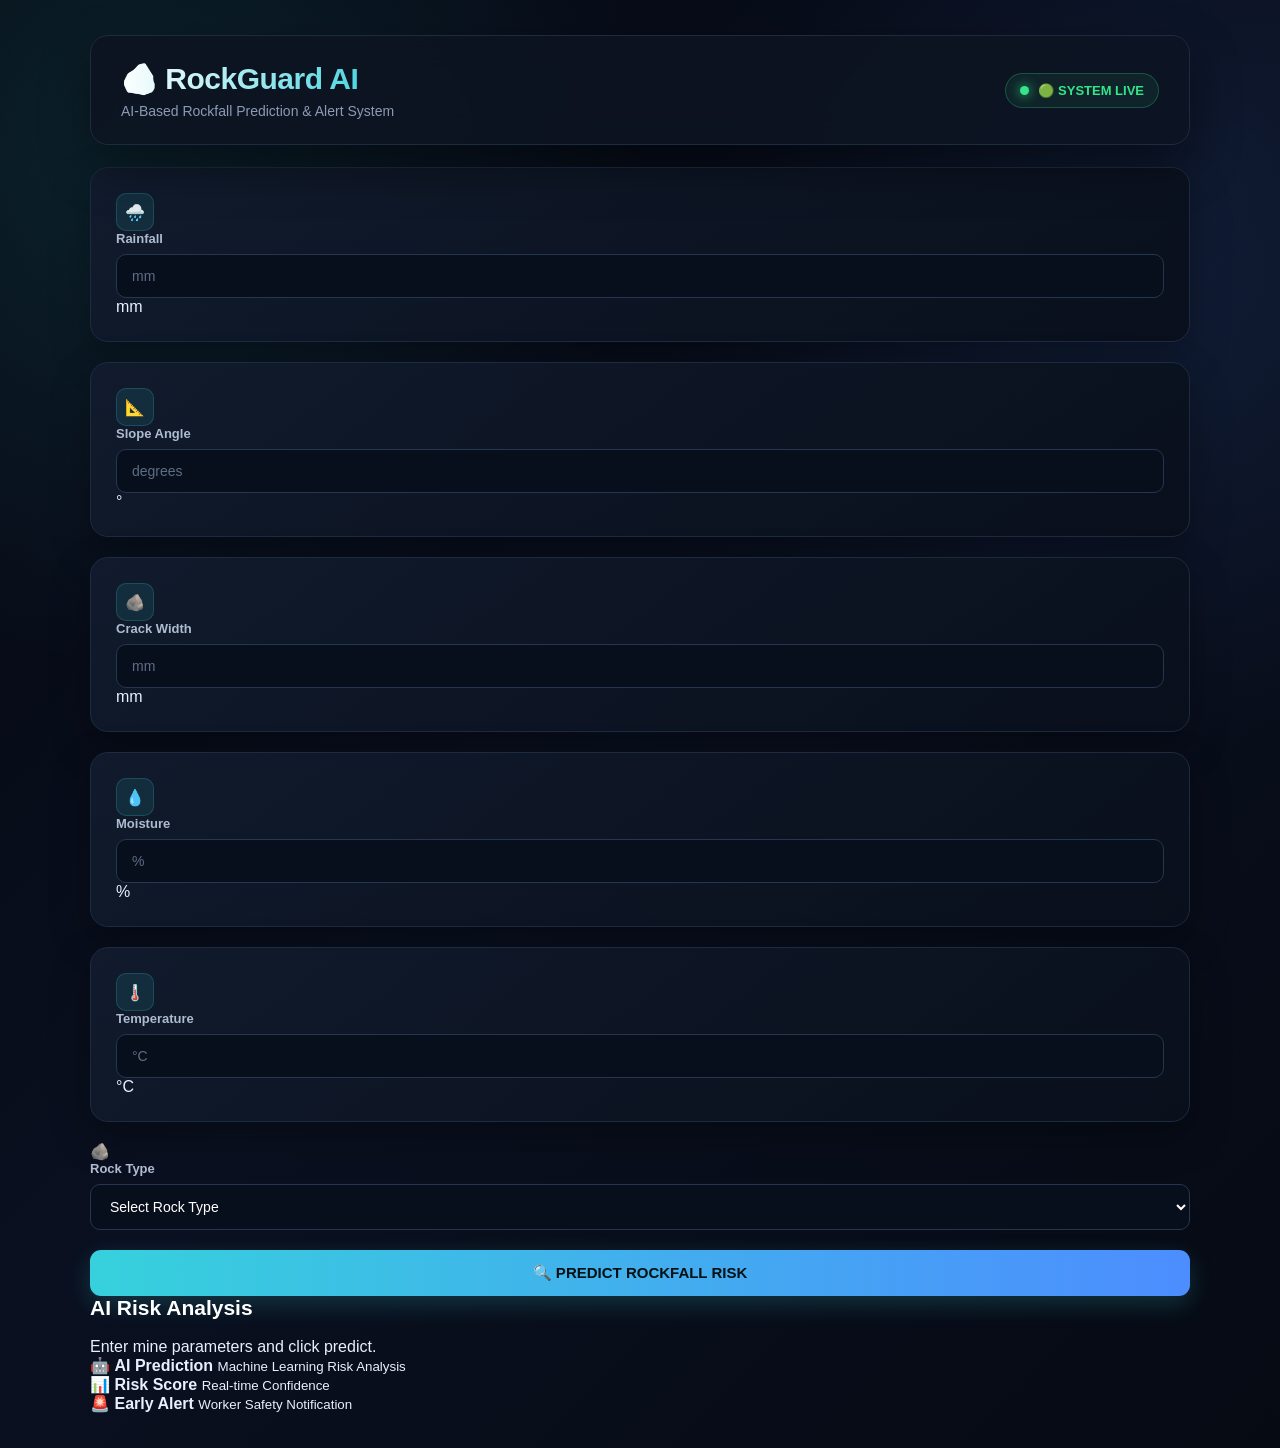
<file: templates/index.html>
<!DOCTYPE html>
<html>

<head>
    <title>RockGuard AI</title>
    <link rel="stylesheet" href="/static/style.css">
</head>

<body>

<div class="container">

    <div class="header">
        <div>
            <h1>🪨 RockGuard AI</h1>
            <p>AI-Based Rockfall Prediction & Alert System</p>
        </div>

        <div class="status">
            🟢 SYSTEM LIVE
        </div>
    </div>


    <div class="dashboard">

        <div class="card">
            <div class="icon">🌧️</div>
            <label>Rainfall</label>
            <input id="rainfall" type="number" placeholder="mm">
            <span>mm</span>
        </div>


        <div class="card">
            <div class="icon">📐</div>
            <label>Slope Angle</label>
            <input id="slope" type="number" placeholder="degrees">
            <span>°</span>
        </div>


        <div class="card">
            <div class="icon">🪨</div>
            <label>Crack Width</label>
            <input id="crack" type="number" placeholder="mm">
            <span>mm</span>
        </div>


        <div class="card">
            <div class="icon">💧</div>
            <label>Moisture</label>
            <input id="moisture" type="number" placeholder="%">
            <span>%</span>
        </div>


        <div class="card">
            <div class="icon">🌡️</div>
            <label>Temperature</label>
            <input id="temperature" type="number" placeholder="°C">
            <span>°C</span>
        </div>
          
                  <div class="input-card">
    <div class="input-icon">🪨</div>
    <label for="rock_type">Rock Type</label>

    <select id="rock_type" name="rock_type">
        <option value="">Select Rock Type</option>
        <option value="Granite">Granite</option>
        <option value="Basalt">Basalt</option>
        <option value="Limestone">Limestone</option>
        <option value="Sandstone">Sandstone</option>
        <option value="Shale">Shale</option>
        <option value="Quartzite">Quartzite</option>
    </select>
</div>
    </div>


    <button onclick="predictRisk()">
        🔍 PREDICT ROCKFALL RISK
    </button>


    <div id="result">

        <h2>AI Risk Analysis</h2>

        <p>Enter mine parameters and click predict.</p>

    </div>


    <div class="features">

        <div>
            🤖
            <strong>AI Prediction</strong>
            <small>Machine Learning Risk Analysis</small>
        </div>

        <div>
            📊
            <strong>Risk Score</strong>
            <small>Real-time Confidence</small>
        </div>

        <div>
            🚨
            <strong>Early Alert</strong>
            <small>Worker Safety Notification</small>
        </div>

    </div>

</div>

<script src="/static/script.js"></script>

</body>

</html>
</file>
<file: static/style.css>
/* =========================================================
   ROCKGUARD AI - PROFESSIONAL DARK AI DASHBOARD UI
   ========================================================= */

* {
    box-sizing: border-box;
    margin: 0;
    padding: 0;
}

:root {
    --bg: #070b14;
    --panel: #0d1422;
    --panel-2: #111b2d;
    --border: #1d2b40;
    --text: #e8f0ff;
    --muted: #8c9bb5;
    --primary: #36d1dc;
    --primary-dark: #176b78;
    --green: #35e58a;
    --yellow: #ffc857;
    --red: #ff5c6c;
    --blue: #4d8dff;
    --shadow: 0 20px 50px rgba(0, 0, 0, 0.45);
}

body {
    min-height: 100vh;
    font-family: "Inter", "Segoe UI", Arial, sans-serif;
    color: var(--text);

    background:
        radial-gradient(circle at 10% 10%, rgba(54, 209, 220, 0.12), transparent 30%),
        radial-gradient(circle at 90% 20%, rgba(77, 141, 255, 0.10), transparent 28%),
        linear-gradient(135deg, #050811, #0a1020 50%, #060a13);

    padding: 35px 20px;
}

/* Main Dashboard */

.container {
    width: min(1100px, 100%);
    margin: auto;
}

/* Header */

.header {
    display: flex;
    justify-content: space-between;
    align-items: center;
    gap: 20px;

    padding: 25px 30px;
    margin-bottom: 22px;

    background: rgba(13, 20, 34, 0.88);
    border: 1px solid var(--border);
    border-radius: 18px;

    box-shadow: var(--shadow);
    backdrop-filter: blur(15px);
}

.header h1 {
    font-size: 30px;
    font-weight: 800;
    letter-spacing: -0.5px;

    background: linear-gradient(90deg, #ffffff, var(--primary));
    -webkit-background-clip: text;
    -webkit-text-fill-color: transparent;
}

.header p {
    margin-top: 7px;
    color: var(--muted);
    font-size: 14px;
}

/* Status */

.status {
    display: inline-flex;
    align-items: center;
    gap: 9px;

    padding: 9px 14px;

    border: 1px solid rgba(53, 229, 138, 0.25);
    border-radius: 30px;

    background: rgba(53, 229, 138, 0.08);
    color: var(--green);

    font-size: 13px;
    font-weight: 700;
}

.status::before {
    content: "";
    width: 9px;
    height: 9px;
    border-radius: 50%;
    background: var(--green);

    box-shadow: 0 0 12px var(--green);
}

/* Cards */

.card {
    background: linear-gradient(
        145deg,
        rgba(17, 27, 45, 0.96),
        rgba(9, 15, 27, 0.96)
    );

    border: 1px solid var(--border);
    border-radius: 18px;

    padding: 25px;
    margin-bottom: 20px;

    box-shadow: 0 15px 40px rgba(0, 0, 0, 0.30);
    transition: 0.25s ease;
}

.card:hover {
    border-color: rgba(54, 209, 220, 0.35);
    transform: translateY(-2px);
}

/* Section headings */

h2 {
    font-size: 21px;
    margin-bottom: 18px;
    color: #ffffff;
}

h3 {
    color: var(--primary);
    margin-bottom: 12px;
}

/* Form Layout */

.form-grid {
    display: grid;
    grid-template-columns: repeat(2, 1fr);
    gap: 18px;
}

/* Labels */

label {
    display: block;
    margin-bottom: 8px;

    color: #aebbd0;
    font-size: 13px;
    font-weight: 600;
}

/* Inputs */

input,
select {
    width: 100%;

    padding: 13px 15px;

    color: #ffffff;
    background: #080f1c;

    border: 1px solid #253650;
    border-radius: 10px;

    outline: none;
    font-size: 14px;

    transition: 0.2s ease;
}

input::placeholder {
    color: #5d6d86;
}

input:focus,
select:focus {
    border-color: var(--primary);

    box-shadow:
        0 0 0 3px rgba(54, 209, 220, 0.10),
        0 0 20px rgba(54, 209, 220, 0.08);
}

/* Prediction Button */

button {
    width: 100%;
    margin-top: 20px;

    padding: 14px 20px;

    border: none;
    border-radius: 11px;

    color: #031014;
    background: linear-gradient(
        90deg,
        var(--primary),
        #4d8dff
    );

    font-size: 15px;
    font-weight: 800;

    cursor: pointer;

    box-shadow:
        0 8px 25px rgba(54, 209, 220, 0.20);

    transition: 0.2s ease;
}

button:hover {
    transform: translateY(-2px);

    box-shadow:
        0 12px 30px rgba(54, 209, 220, 0.35);
}

button:active {
    transform: scale(0.98);
}

/* AI Analysis */

.ai-analysis {
    display: grid;
    grid-template-columns: repeat(3, 1fr);
    gap: 15px;
}

/* Small feature cards */

.feature {
    padding: 18px;

    background: rgba(7, 13, 24, 0.75);

    border: 1px solid #1d2b40;
    border-radius: 13px;

    transition: 0.2s ease;
}

.feature:hover {
    border-color: var(--primary);
    background: rgba(54, 209, 220, 0.05);
}

.feature strong {
    display: block;
    margin-bottom: 7px;

    color: #ffffff;
    font-size: 14px;
}

.feature span {
    color: var(--muted);
    font-size: 12px;
}

/* Risk Result */

.risk-result {
    padding: 25px;
    margin-top: 20px;

    text-align: center;

    border-radius: 15px;
    border: 1px solid rgba(54, 209, 220, 0.25);

    background:
        radial-gradient(
            circle at center,
            rgba(54, 209, 220, 0.10),
            transparent 65%
        ),
        #09111f;
}

.risk-result h2 {
    margin-bottom: 10px;
}

.risk-score {
    font-size: 48px;
    font-weight: 900;

    color: var(--primary);

    text-shadow:
        0 0 25px rgba(54, 209, 220, 0.35);
}

/* Risk levels */

.low {
    color: var(--green);
}

.medium {
    color: var(--yellow);
}

.high {
    color: var(--red);
}

/* Progress bar */

.progress {
    width: 100%;
    height: 9px;

    margin-top: 15px;

    background: #182337;
    border-radius: 20px;

    overflow: hidden;
}

.progress-bar {
    height: 100%;
    width: 0%;

    border-radius: inherit;

    background: linear-gradient(
        90deg,
        var(--green),
        var(--yellow),
        var(--red)
    );

    transition: width 0.5s ease;
}

/* Alert Box */

.alert {
    padding: 15px 18px;
    margin-top: 15px;

    border-left: 4px solid var(--red);
    border-radius: 9px;

    background: rgba(255, 92, 108, 0.08);
    color: #ffb5bd;
}

/* Tables */

table {
    width: 100%;
    border-collapse: collapse;
}

th,
td {
    padding: 13px;

    text-align: left;

    border-bottom: 1px solid var(--border);
}

th {
    color: var(--primary);
    font-size: 12px;
    text-transform: uppercase;
}

td {
    color: #b8c5d9;
    font-size: 13px;
}

/* Footer */

footer {
    padding: 20px;

    text-align: center;

    color: #65748d;
    font-size: 12px;
}

/* Icons / Emoji */

.icon {
    display: inline-flex;
    align-items: center;
    justify-content: center;

    width: 38px;
    height: 38px;

    margin-right: 8px;

    border-radius: 10px;

    background: rgba(54, 209, 220, 0.10);
    border: 1px solid rgba(54, 209, 220, 0.20);
}

/* Responsive */

@media (max-width: 800px) {

    body {
        padding: 15px;
    }

    .header {
        flex-direction: column;
        align-items: flex-start;
    }

    .form-grid {
        grid-template-columns: 1fr;
    }

    .ai-analysis {
        grid-template-columns: 1fr;
    }

    .header h1 {
        font-size: 24px;
    }
}

@media (max-width: 500px) {

    .card {
        padding: 18px;
    }

    input,
    select,
    button {
        font-size: 13px;
    }

    .risk-score {
        font-size: 38px;
    }
}
</file>
